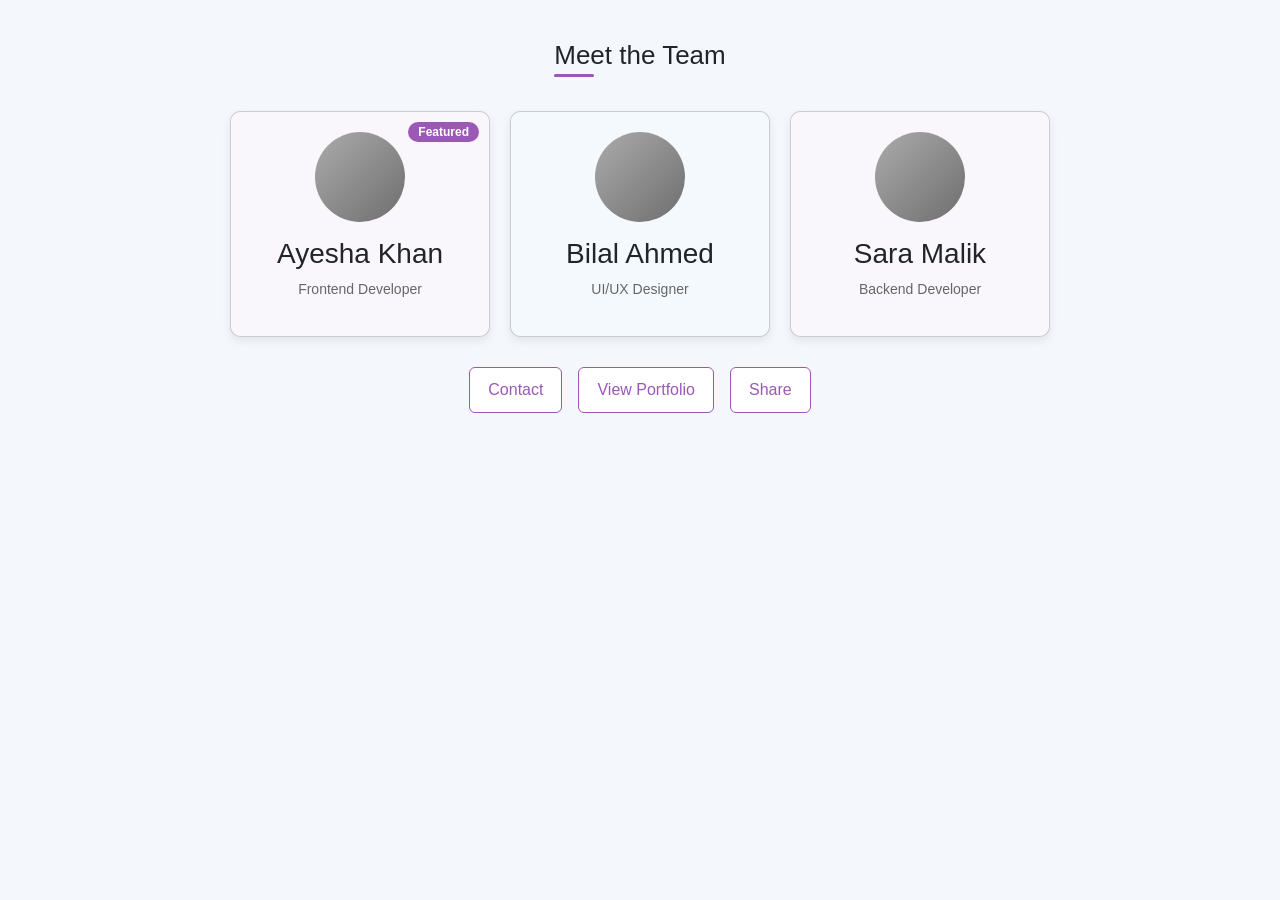
<file: Base Lab Files (From Document)/index.html>
<!DOCTYPE html>
<html lang="en">
<head>
    <meta charset="UTF-8">
    <meta name="viewport" content="width=device-width, initial-scale=1.0">
    <title>Team Showcase</title>
    <!-- Bootstrap 5 CSS CDN -->
    <link href="https://cdn.jsdelivr.net/npm/bootstrap@5.3.3/dist/css/bootstrap.min.css" rel="stylesheet">
    <link rel="stylesheet" href="style.css">
</head>
<body>
 
<section class="team">
    <h2 class="team-title">Meet the Team</h2>
 
    <div class="card-row">
        <div class="card">
            <span class="badge">Featured</span>
            <div class="avatar"></div>
            <h3>Ayesha Khan</h3>
            <p class="role">Frontend Developer</p>
        </div>
 
        <div class="card">
            <div class="avatar"></div>
            <h3>Bilal Ahmed</h3>
            <p class="role">UI/UX Designer</p>
        </div>
 
        <div class="card">
            <div class="avatar"></div>
            <h3>Sara Malik</h3>
            <p class="role">Backend Developer</p>
        </div>
    </div>
 
    <div class="actions d-flex flex-wrap justify-content-center gap-3">
        <button class="btn btn-outline-primary">Contact</button>
        <button class="btn btn-outline-primary">View Portfolio</button>
        <button class="btn btn-outline-primary">Share</button>
    </div>
</section>
 
</body>
</html>
</file>
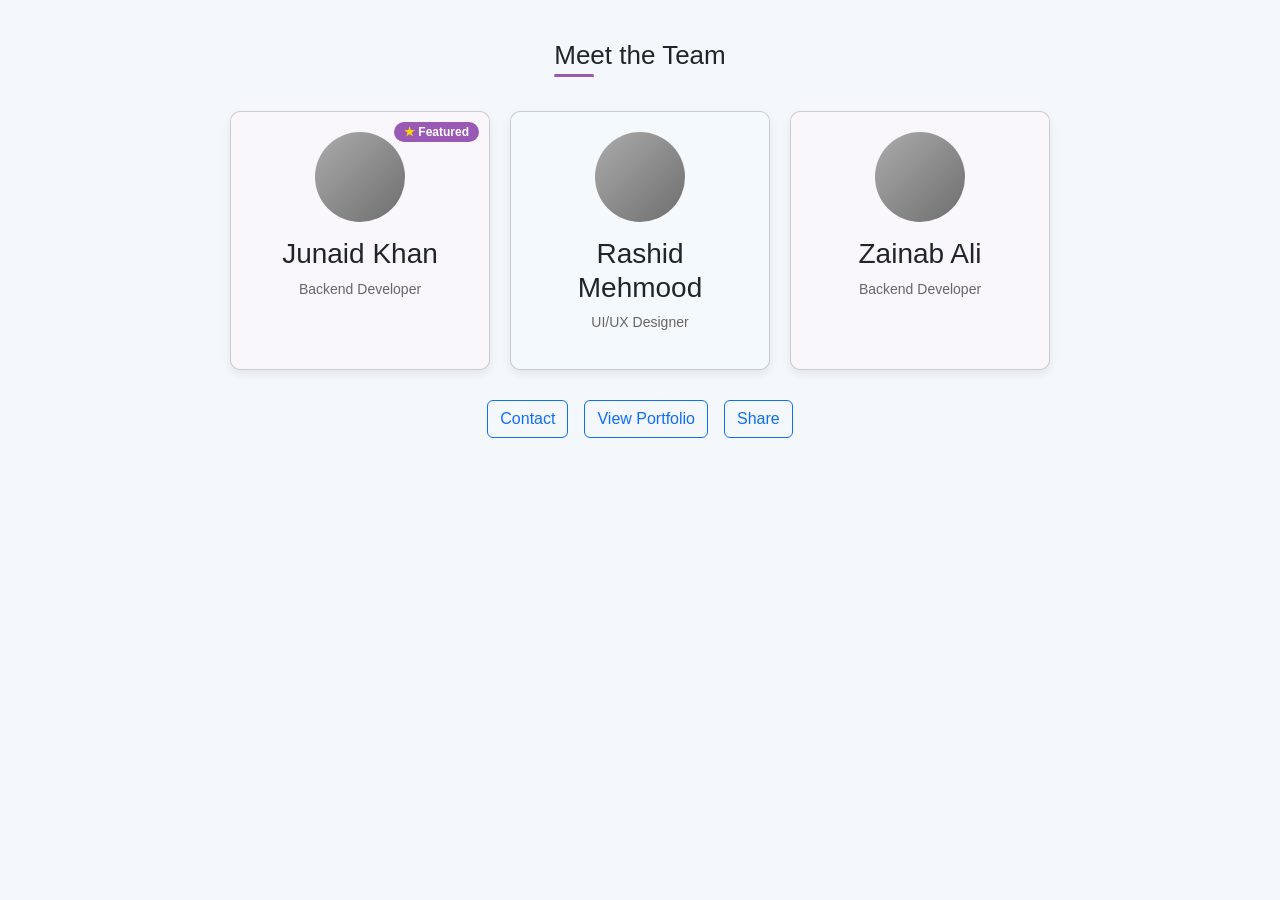
<file: Lab Tasks/index.html>
<!DOCTYPE html>
<html lang="en">
<head>
    <meta charset="UTF-8">
    <meta name="viewport" content="width=device-width, initial-scale=1.0">
    <title>Team Showcase - Completed Lab Tasks</title>
    <link href="https://cdn.jsdelivr.net/npm/bootstrap@5.3.3/dist/css/bootstrap.min.css" rel="stylesheet">
    <link rel="stylesheet" href="style.css">
</head>
<body>

<section class="team">
    <h2 class="team-title">Meet the Team</h2>

    <!-- Task 1: 3-item flex row using flex-wrap and gap -->
    <div class="card-row">
        <div class="card">
            <!-- Task 2: Positioned badge on relative card parent -->
            <!-- Task 3: ::before icon applied on badge -->
            <span class="badge">Featured</span>
            <!-- Task 4: Avatar with hover grayscale transition -->
            <div class="avatar"></div>
            <h3>Junaid Khan</h3>
            <p class="role">Backend Developer</p>
        </div>

        <div class="card">
            <div class="avatar"></div>
            <h3>Rashid Mehmood</h3>
            <p class="role">UI/UX Designer</p>
        </div>

        <div class="card">
            <div class="avatar"></div>
            <h3>Zainab Ali</h3>
            <p class="role">Backend Developer</p>
        </div>
    </div>

    <!-- Task 5: Button row built using Bootstrap flex utility classes -->
    <div class="actions d-flex flex-wrap justify-content-center gap-3">
        <button class="btn btn-outline-primary">Contact</button>
        <button class="btn btn-outline-primary">View Portfolio</button>
        <button class="btn btn-outline-primary">Share</button>
    </div>
</section>

</body>
</html>
</file>
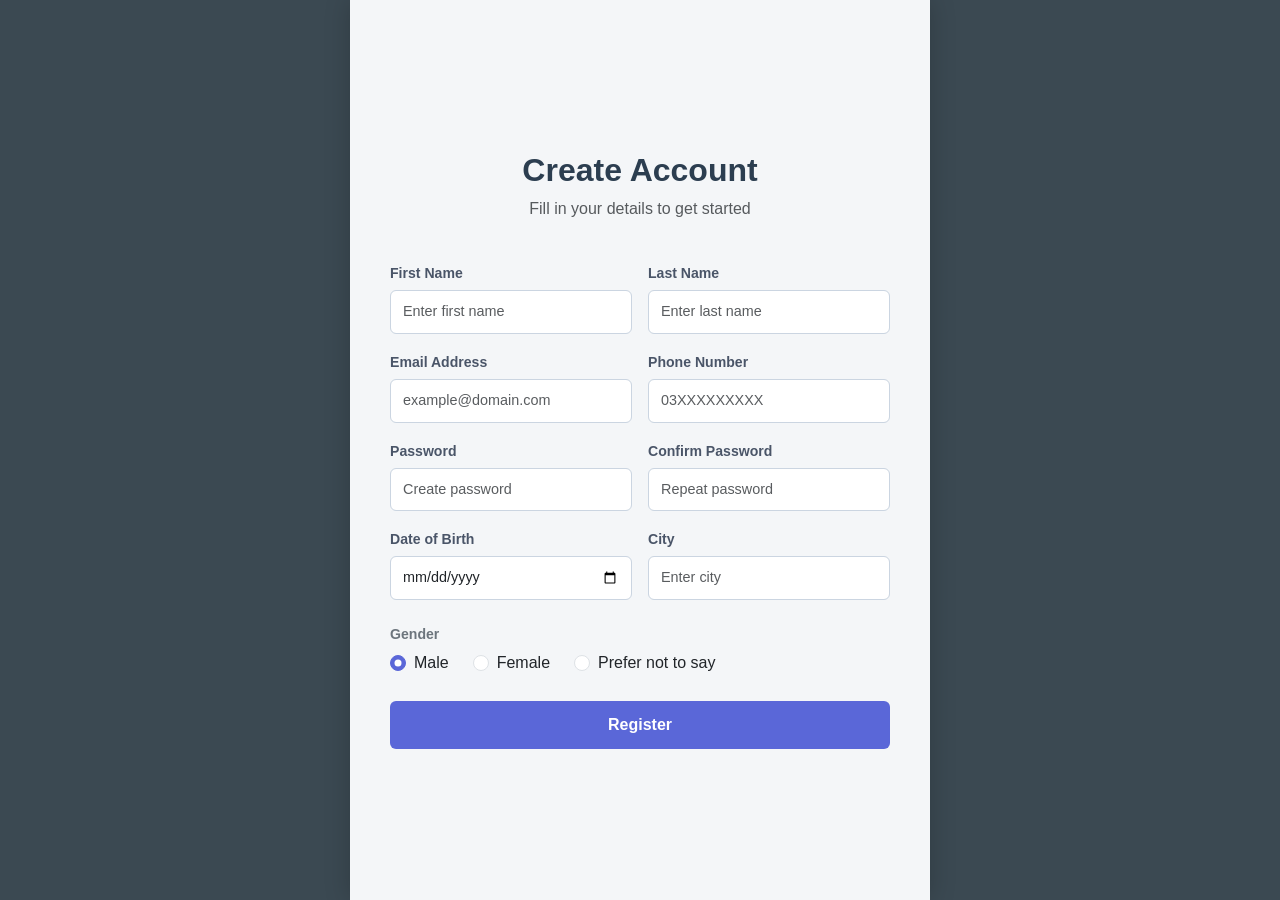
<file: Registration Form (Done in Lab)/index.html>
<!DOCTYPE html>
<html lang="en">

<head>
    <meta charset="UTF-8">
    <meta name="viewport" content="width=device-width, initial-scale=1.0">
    <title>Account Registration</title>
    <link href="https://cdn.jsdelivr.net/npm/bootstrap@5.3.2/dist/css/bootstrap.min.css" rel="stylesheet">
    <link rel="stylesheet" href="style.css">
</head>

<body>

    <div class="wrapper d-flex justify-content-center align-items-center">
        <div class="form-box">

            <div class="form-header text-center mb-4">
                <h2>Create Account</h2>
                <p class="text-muted">Fill in your details to get started</p>
            </div>

            <form>
                <div class="row g-3">

                    <div class="col-6">
                        <label for="firstName" class="form-label">First Name</label>
                        <input type="text" class="form-control" id="firstName" placeholder="Enter first name" required>
                    </div>

                    <div class="col-6">
                        <label for="lastName" class="form-label">Last Name</label>
                        <input type="text" class="form-control" id="lastName" placeholder="Enter last name" required>
                    </div>

                    <div class="col-6">
                        <label for="email" class="form-label">Email Address</label>
                        <input type="email" class="form-control" id="email" placeholder="example@domain.com" required>
                    </div>

                    <div class="col-6">
                        <label for="phone" class="form-label">Phone Number</label>
                        <input type="tel" class="form-control" id="phone" placeholder="03XXXXXXXXX">
                    </div>

                    <div class="col-6">
                        <label for="password" class="form-label">Password</label>
                        <input type="password" class="form-control" id="password" placeholder="Create password"
                            required>
                    </div>

                    <div class="col-6">
                        <label for="confirmPassword" class="form-label">Confirm Password</label>
                        <input type="password" class="form-control" id="confirmPassword" placeholder="Repeat password"
                            required>
                    </div>

                    <div class="col-6">
                        <label for="dob" class="form-label">Date of Birth</label>
                        <input type="date" class="form-control" id="dob">
                    </div>

                    <div class="col-6">
                        <label for="city" class="form-label">City</label>
                        <input type="text" class="form-control" id="city" placeholder="Enter city">
                    </div>

                    <div class="col-12 mt-4">
                        <label class="form-label d-block fw-bold text-secondary">Gender</label>
                        <div class="gender-group d-flex gap-4">
                            <div class="form-check">
                                <input class="form-check-input" type="radio" name="gender" id="male" value="male"
                                    checked>
                                <label class="form-check-label" for="male">Male</label>
                            </div>
                            <div class="form-check">
                                <input class="form-check-input" type="radio" name="gender" id="female" value="female">
                                <label class="form-check-label" for="female">Female</label>
                            </div>
                            <div class="form-check">
                                <input class="form-check-input" type="radio" name="gender" id="other" value="other">
                                <label class="form-check-label" for="other">Prefer not to say</label>
                            </div>
                        </div>
                    </div>

                    <div class="col-12 mt-4">
                        <button type="submit" class="btn btn-primary w-100 btn-submit">Register</button>
                    </div>

                </div>
            </form>

        </div>
    </div>

</body>

</html>
</file>
<file: Base Lab Files (From Document)/style.css>
* {
    margin: 0;
    padding: 0;
    box-sizing: border-box;
    font-family: Arial, sans-serif;
}
 
body {
    background: #f4f7fb;
    padding: 40px 20px;
}
 
.team {
    max-width: 900px;
    margin: 0 auto;
    text-align: center;
}
 
.team-title {
    position: relative;
    display: inline-block;
    margin-bottom: 40px;
    font-size: 26px;
}
 
.team-title::after {
    content: "";
    position: absolute;
    left: 0;
    bottom: -6px;
    height: 3px;
    width: 40px;
    background: #9b59b6;
    border-radius: 5px;
}
 
.card-row {
    display: flex;
    flex-wrap: wrap;
    justify-content: center;
    gap: 20px;
    margin-bottom: 30px;
}
 
.card {
    position: relative;
    flex: 1 1 220px;
    max-width: 260px;
    background: #fff;
    border-radius: 10px;
    padding: 20px;
    text-align: center;
    box-shadow: 0 4px 10px rgba(0,0,0,0.08);
    transition: box-shadow 0.3s ease;
}
 
.card:hover {
    box-shadow: 0 8px 18px rgba(0,0,0,0.15);
}
 
.card:nth-child(odd) { background: #faf7fc; }
.card:nth-child(even) { background: #f4f9fd; }
 
.badge {
    position: absolute;
    top: 10px;
    right: 10px;
    background: #9b59b6;
    color: #fff;
    font-size: 12px;
    padding: 4px 10px;
    border-radius: 12px;
}
 
.avatar {
    width: 90px;
    height: 90px;
    border-radius: 50%;
    background: linear-gradient(135deg, #71b7e6, #9b59b6);
    margin: 0 auto 15px auto;
    filter: grayscale(100%);
    transition: filter 0.3s ease;
}
 
.avatar:hover { filter: grayscale(0%); }
 
.role {
    color: #666;
    font-size: 14px;
}
 
.actions {
    display: flex;
    flex-wrap: wrap;
    justify-content: center;
    gap: 15px;
}
 
.btn {
    padding: 10px 18px;
    border: 1px solid #9b59b6;
    background: #fff;
    color: #9b59b6;
    border-radius: 6px;
    cursor: pointer;
    transition: all 0.3s ease;
}
 
.btn:hover {
    background: #9b59b6;
    color: #fff;
}
 
.btn:focus { outline: 2px solid #9b59b6; }
.btn:active { transform: scale(0.97); }
</file>
<file: Lab Tasks/style.css>
* {
    margin: 0;
    padding: 0;
    box-sizing: border-box;
    font-family: Arial, sans-serif;
}

body {
    background: #f4f7fb;
    padding: 40px 20px;
}

.team {
    max-width: 900px;
    margin: 0 auto;
    text-align: center;
}

.team-title {
    position: relative;
    display: inline-block;
    margin-bottom: 40px;
    font-size: 26px;
}

/* Task 3 */
.team-title::after {
    content: "";
    position: absolute;
    left: 0;
    bottom: -6px;
    height: 3px;
    width: 40px;
    background: #9b59b6;
    border-radius: 5px;
}

/* Task 1 */
.card-row {
    display: flex;
    flex-wrap: wrap;
    justify-content: center;
    gap: 20px;
    margin-bottom: 30px;
}

/* Task 2 */
/* Task 4 */
.card {
    position: relative;
    flex: 1 1 220px;
    max-width: 260px;
    border-radius: 10px;
    padding: 20px;
    text-align: center;
    box-shadow: 0 4px 10px rgba(0,0,0,0.08);
    transition: filter 0.3s ease, transform 0.3s ease;
}

.card:hover {
    filter: drop-shadow(0 8px 12px rgba(155, 89, 182, 0.25));
    transform: translateY(-4px);
}

/* Task 6 */
.card:nth-child(odd) { 
    background: #faf7fc; 
}

.card:nth-child(even) { 
    background: #f4f9fd; 
}

/* Task 2 */
.badge {
    position: absolute;
    top: 10px;
    right: 10px;
    background: #9b59b6;
    color: #fff;
    font-size: 12px;
    padding: 4px 10px;
    border-radius: 12px;
}

/* Task 3 */
.badge::before {
    content: "★ ";
    color: #ffd700;
}

/* Task 4 */
.avatar {
    width: 90px;
    height: 90px;
    border-radius: 50%;
    background: linear-gradient(135deg, #71b7e6, #9b59b6);
    margin: 0 auto 15px auto;
    filter: grayscale(100%);
    transition: filter 0.3s ease;
}

.avatar:hover {
    filter: grayscale(0%);
}

.role {
    color: #666;
    font-size: 14px;
}
</file>
<file: Registration Form (Done in Lab)/style.css>
* {
    box-sizing: border-box;
    margin: 0;
    padding: 0;
}

body {
    background-color: #3b4952;
    font-family: 'Segoe UI', Tahoma, Geneva, Verdana, sans-serif;
}

.wrapper {
    min-height: 100vh;
    width: 100%;
}

.form-box {
    background-color: #f4f6f8;
    min-height: 100vh;
    width: 100%;
    max-width: 580px;
    padding: 50px 40px;
    box-shadow: 0 0 25px rgba(0, 0, 0, 0.2);
    display: flex;
    flex-direction: column;
    justify-content: center;
}

.form-header h2 {
    color: #2c3e50;
    font-weight: 700;
}

.form-label {
    font-size: 0.88rem;
    font-weight: 600;
    color: #4a5568;
    margin-bottom: 6px;
}

.form-control {
    background-color: #ffffff;
    border: 1px solid #cbd5e1;
    border-radius: 6px;
    padding: 10px 12px;
    font-size: 0.9rem;
}

.form-control:focus {
    background-color: #ffffff;
    border-color: #5a67d8;
    box-shadow: 0 0 0 3px rgba(90, 103, 216, 0.15);
}

.form-check-input:checked {
    background-color: #5a67d8;
    border-color: #5a67d8;
}

.btn-submit {
    background-color: #5a67d8;
    border: none;
    border-radius: 6px;
    padding: 12px;
    font-weight: 600;
    font-size: 1rem;
    transition: background-color 0.2s ease;
}

.btn-submit:hover {
    background-color: #4c51bf;
}
</file>
